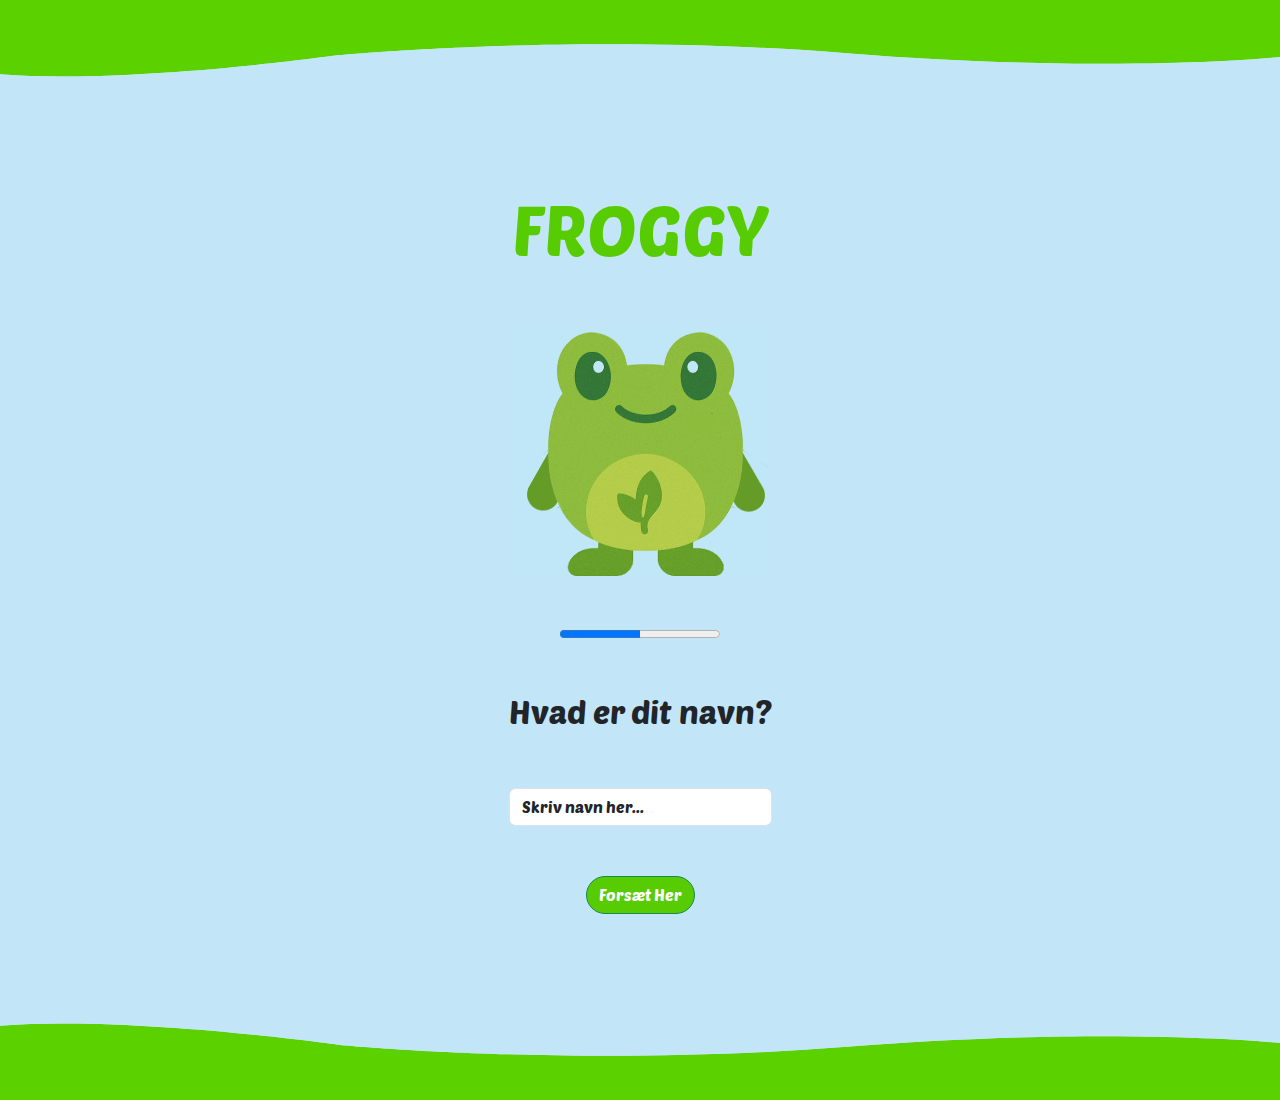
<file: registre2.html>
<!DOCTYPE html>
<html lang="en">

<head>
    <meta charset="UTF-8">
    <meta name="viewport" content="width=device-width, initial-scale=1">
    <link href="https://cdn.jsdelivr.net/npm/bootstrap@5.3.3/dist/css/bootstrap.min.css" rel="stylesheet">
    <link rel="stylesheet" href="css/style.css">

    <!---font her --->
    <link rel="preconnect" href="https://fonts.googleapis.com">
    <link rel="preconnect" href="https://fonts.gstatic.com" crossorigin>
    <link href="https://fonts.googleapis.com/css2?family=Poetsen+One&display=swap" rel="stylesheet">

    <title>Froggy</title>
</head>
<body>
<Header>
    <!--- her skal jeg kun bruge ui modellering --->
    <!-- Top Wave -->
    <div class="wave-top">
        <svg viewBox="0 0 691 233" width="100%" height="100" preserveAspectRatio="none" xmlns="http://www.w3.org/2000/svg">
            <path d="M0 0H691V133C691 133 602 174 457 124C312 74 182 129 182 129C182 129 70 197 0 173V0Z" fill="#5cd100"/>
            <path d="M0 173C70 197 182 129 182 129C182 129 312 74 457 124C602 174 691 133 691 133V233H0V173Z" fill="#c2e6f8"/>
        </svg>
    </div>
</Header>


<main>
    <article>
        <h1>FROGGY</h1>
        <img src="billeder/frog.png" alt="frog">
        <progress id="file" max="100" value="50">50%</progress>
        <h2>Hvad er dit navn?</h2>
        <input class="form-control" type="text" value="Skriv navn her..." aria-label="Skriv Navn her..." readonly>
        <a href="registre3.html"><button type="button" class="btn btn-success color1 big-button">Forsæt Her</button></a>
    </article>

</main>


<footer>
    <!-- Bottom Wave -->
    <div class="wave-bottom">
        <svg viewBox="0 0 691 233" width="100%" height="100" preserveAspectRatio="none" style="transform: scaleY(-1);" xmlns="http://www.w3.org/2000/svg">
            <path d="M0 0H691V133C691 133 602 174 457 124C312 74 182 129 182 129C182 129 70 197 0 173V0Z" fill="#5cd100"/>
            <path d="M0 173C70 197 182 129 182 129C182 129 312 74 457 124C602 174 691 133 691 133V233H0V173Z" fill="#c2e6f8"/>
        </svg>
    </div>
</footer>
</body>
</html>
</file>
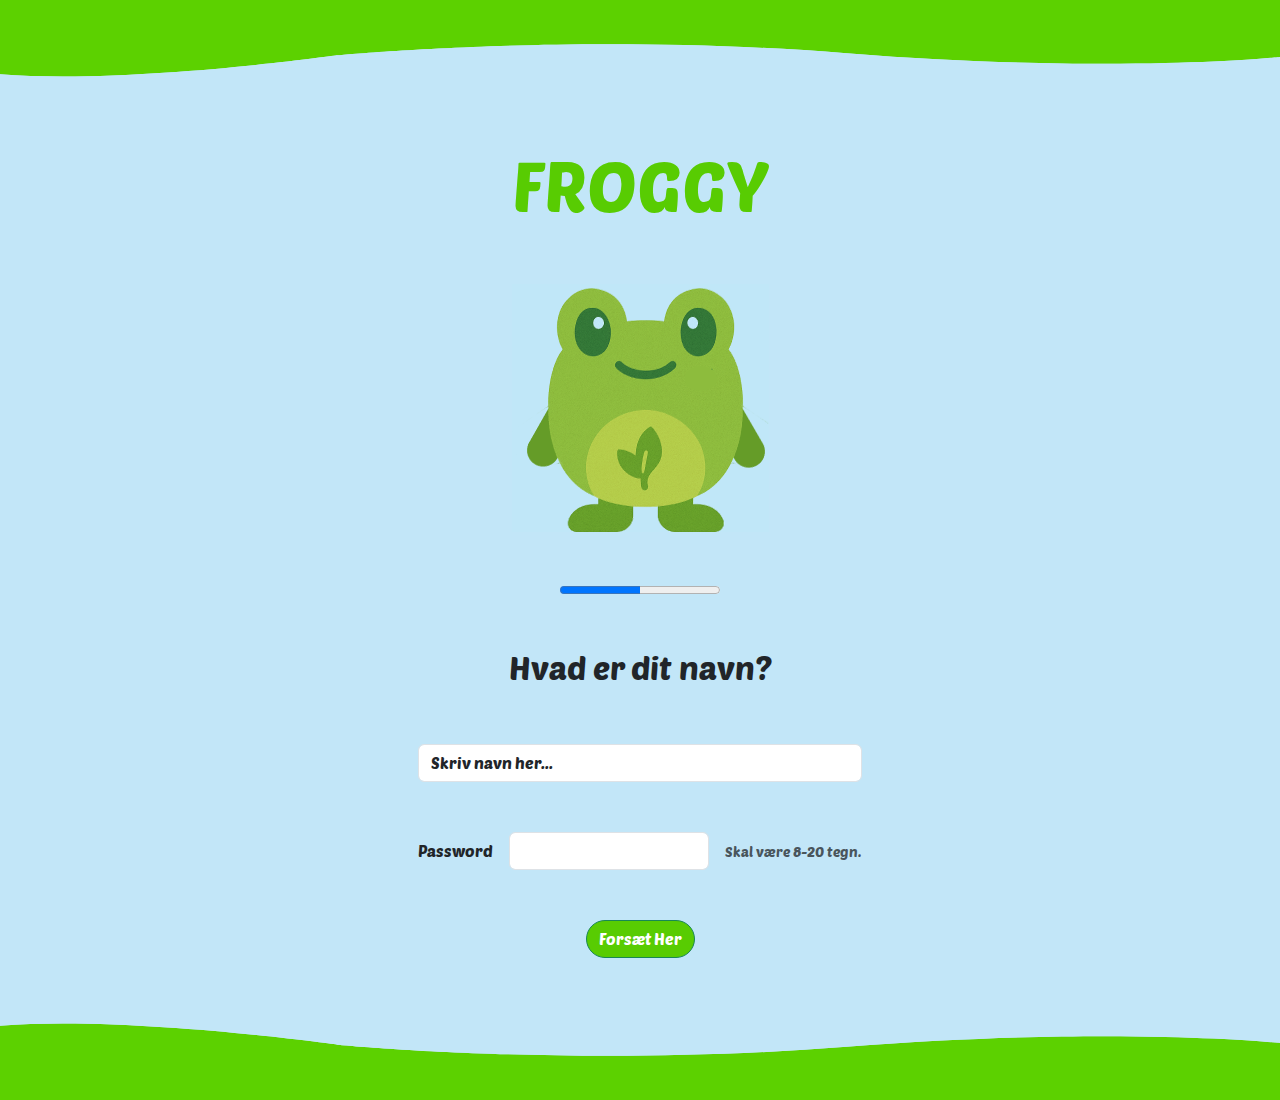
<file: registre3.html>
<!DOCTYPE html>
  <html lang="en">

  <head>
    <meta charset="UTF-8">
    <meta name="viewport" content="width=device-width, initial-scale=1">
    <link href="https://cdn.jsdelivr.net/npm/bootstrap@5.3.3/dist/css/bootstrap.min.css" rel="stylesheet">
    <link rel="stylesheet" href="css/style.css">

    <!---font her --->
    <link rel="preconnect" href="https://fonts.googleapis.com">
    <link rel="preconnect" href="https://fonts.gstatic.com" crossorigin>
    <link href="https://fonts.googleapis.com/css2?family=Poetsen+One&display=swap" rel="stylesheet">

    <title>Froggy</title>
  </head>
  <body>
  <Header>
    <!--- her skal jeg kun bruge ui modellering --->
    <!-- Top Wave -->
    <div class="wave-top">
      <svg viewBox="0 0 691 233" width="100%" height="100" preserveAspectRatio="none" xmlns="http://www.w3.org/2000/svg">
        <path d="M0 0H691V133C691 133 602 174 457 124C312 74 182 129 182 129C182 129 70 197 0 173V0Z" fill="#5cd100"/>
        <path d="M0 173C70 197 182 129 182 129C182 129 312 74 457 124C602 174 691 133 691 133V233H0V173Z" fill="#c2e6f8"/>
      </svg>
    </div>
  </Header>


  <main>
    <article>
      <h1>FROGGY</h1>
      <img src="billeder/frog.png" alt="frog">
      <progress id="file" max="100" value="50">50%</progress>
      <h2>Hvad er dit navn?</h2>
      <input class="form-control control2" type="text" value="Skriv navn her..." aria-label="Skriv Navn her..." readonly>
      <!-- password -->
      <div class="row g-3 align-items-center">
        <div class="col-auto">
          <label for="inputPassword6" class="col-form-label">Password</label>
        </div>
        <div class="col-auto">
          <input type="password" id="inputPassword6" class="form-control" aria-describedby="passwordHelpInline">
        </div>
        <div class="col-auto">
           <span id="passwordHelpInline" class="form-text">
                  Skal være 8-20 tegn.
           </span>
        </div>
      </div>
      <!-- password slut -->
      <button type="button" class="btn btn-success color1 big-button">Forsæt Her</button>
    </article>

  </main>


  <footer>
    <!-- Bottom Wave -->
    <div class="wave-bottom">
      <svg viewBox="0 0 691 233" width="100%" height="100" preserveAspectRatio="none" style="transform: scaleY(-1);" xmlns="http://www.w3.org/2000/svg">
        <path d="M0 0H691V133C691 133 602 174 457 124C312 74 182 129 182 129C182 129 70 197 0 173V0Z" fill="#5cd100"/>
        <path d="M0 173C70 197 182 129 182 129C182 129 312 74 457 124C602 174 691 133 691 133V233H0V173Z" fill="#c2e6f8"/>
      </svg>
    </div>
  </footer>
  </body>
  </html>
</file>
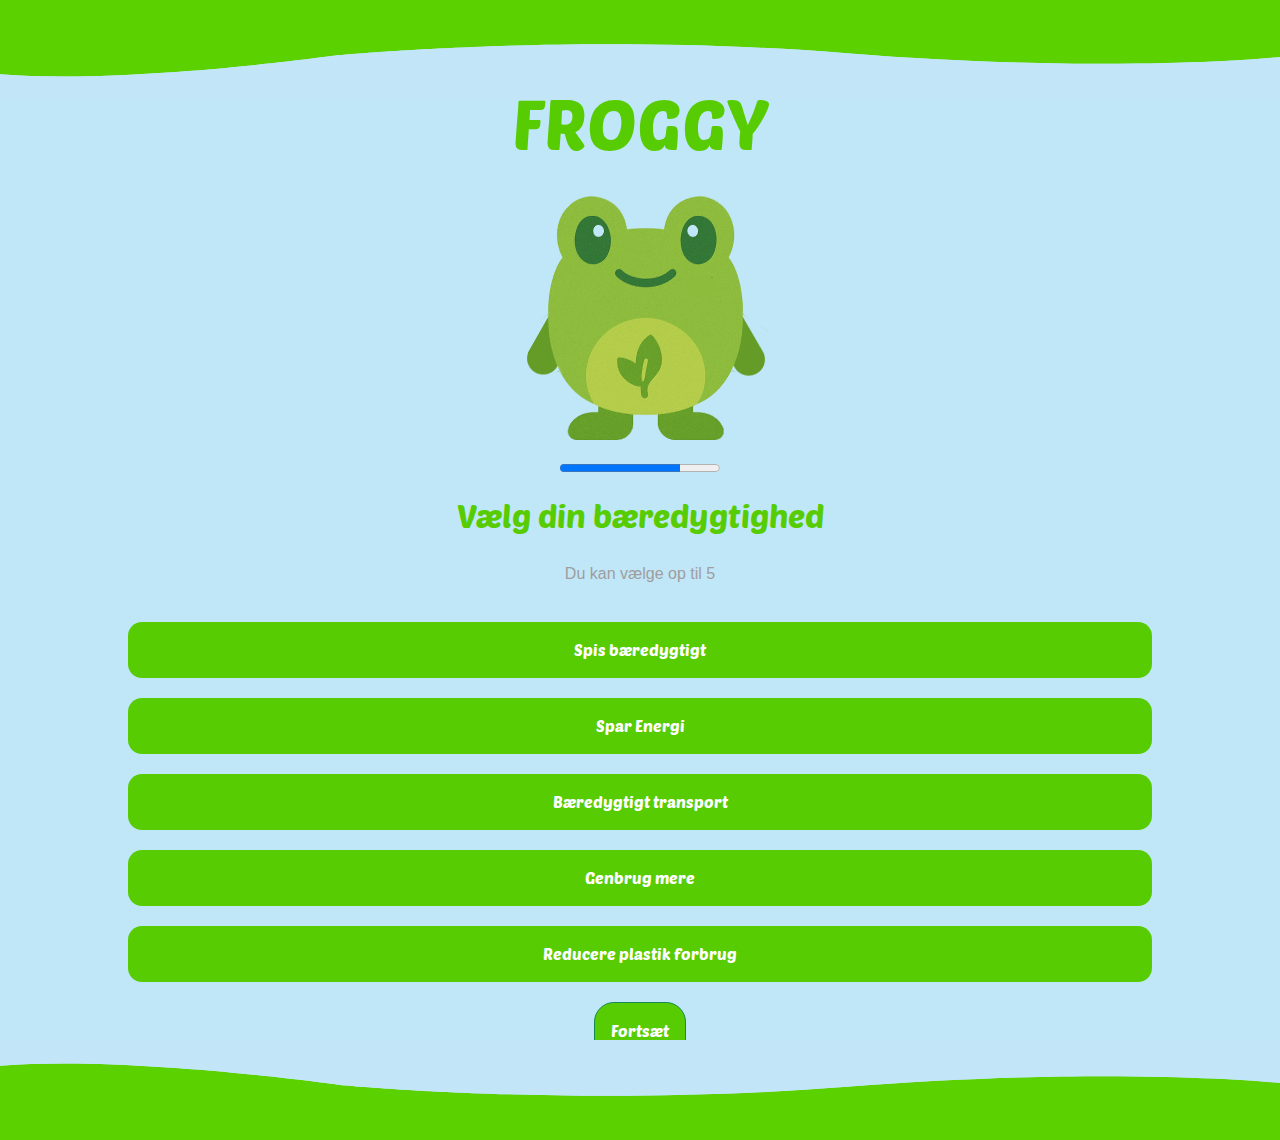
<file: Registre4.html>
<!DOCTYPE html>
<html lang="en">

<head>
    <meta charset="UTF-8">
    <meta name="viewport" content="width=device-width, initial-scale=1">
    <link href="https://cdn.jsdelivr.net/npm/bootstrap@5.3.3/dist/css/bootstrap.min.css" rel="stylesheet">
    <link rel="stylesheet" href="css/Style4.css">

    <!---font her --->
    <link rel="preconnect" href="https://fonts.googleapis.com">
    <link rel="preconnect" href="https://fonts.gstatic.com" crossorigin>
    <link href="https://fonts.googleapis.com/css2?family=Poetsen+One&display=swap" rel="stylesheet">

    <title>Froggy</title>
</head>
<body>
<Header>
    <!--- her skal jeg kun bruge ui modellering --->
    <!-- Top Wave -->
    <div class="wave-top">
        <svg viewBox="0 0 691 233" width="100%" height="100" preserveAspectRatio="none" xmlns="http://www.w3.org/2000/svg">
            <path d="M0 0H691V133C691 133 602 174 457 124C312 74 182 129 182 129C182 129 70 197 0 173V0Z" fill="#5cd100"/>
            <path d="M0 173C70 197 182 129 182 129C182 129 312 74 457 124C602 174 691 133 691 133V233H0V173Z" fill="#c2e6f8"/>
        </svg>
    </div>
</Header>


<main>
    <article>
        <h1>FROGGY</h1>
        <img src="billeder/frog.png" alt="frog">
        <progress id="file" max="100" value="75">75%</progress>
        <!-- option knapper valg af bæredygtighed -->
        <h2>Vælg din bæredygtighed</h2>
        <p>Du kan vælge op til 5</p>
            <label class="option fixes">
                <input type="checkbox" class="option-checkbox" />
                Spis bæredygtigt
            </label>
            <label class="option fixes">
                <input type="checkbox" class="option-checkbox" />
                Spar Energi
            </label>
            <label class="option fixes">
                <input type="checkbox" class="option-checkbox" />
                Bæredygtigt transport
            </label>
            <label class="option fixes">
                <input type="checkbox" class="option-checkbox" />
                Genbrug mere
            </label>
            <label class="option fixes">
                <input type="checkbox" class="option-checkbox" />
                Reducere plastik forbrug
            </label>
        <!-- sletter andet muligheden for nu
            <label class="option fixes">
                <input type="checkbox" class="option-checkbox" />
                andet
            </label> -->
        <!-- her skal der være mulighed for at skrive sin egen mulighed -->

        <!-- option knapper valg af bæredygtighed -->
        <a href="Registre5.html"><button type="button" class="btn btn-success color1 big-button">Fortsæt</button></a>
    </article>
</main>


<footer>
    <!-- Bottom Wave -->
    <div class="wave-bottom">
        <svg viewBox="0 0 691 233" width="100%" height="100" preserveAspectRatio="none" style="transform: scaleY(-1);" xmlns="http://www.w3.org/2000/svg">
            <path d="M0 0H691V133C691 133 602 174 457 124C312 74 182 129 182 129C182 129 70 197 0 173V0Z" fill="#5cd100"/>
            <path d="M0 173C70 197 182 129 182 129C182 129 312 74 457 124C602 174 691 133 691 133V233H0V173Z" fill="#c2e6f8"/>
        </svg>
    </div>
</footer>
<script>
    // Limit to 3 checked
    const checkboxes = document.querySelectorAll('.option-checkbox');
    checkboxes.forEach(cb => {
        cb.addEventListener('change', () => {
            const checkedCount = document.querySelectorAll('.option-checkbox:checked').length;
            if (checkedCount >= 5) {
                checkboxes.forEach(box => {
                    if (!box.checked) box.disabled = true;
                });
            } else {
                checkboxes.forEach(box => box.disabled = false);
            }
        });
    });
</script>
</body>
</html>
</file>
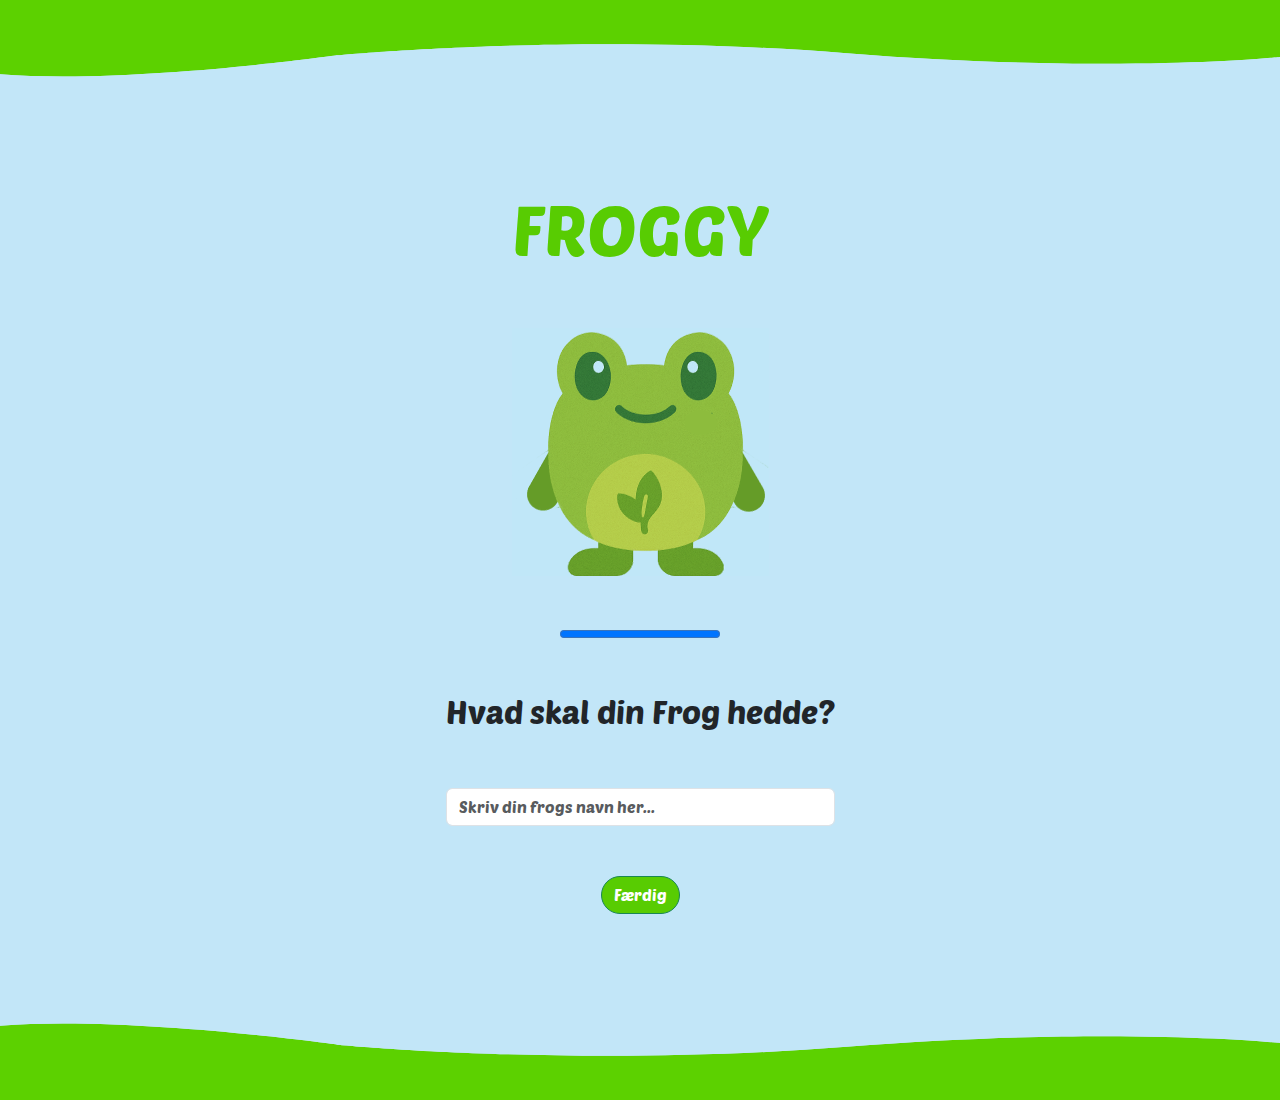
<file: Registre5.html>
<!DOCTYPE html>
<html lang="en">

<head>
    <meta charset="UTF-8">
    <meta name="viewport" content="width=device-width, initial-scale=1">
    <link href="https://cdn.jsdelivr.net/npm/bootstrap@5.3.3/dist/css/bootstrap.min.css" rel="stylesheet">
    <link rel="stylesheet" href="css/style.css">

    <!---font her --->
    <link rel="preconnect" href="https://fonts.googleapis.com">
    <link rel="preconnect" href="https://fonts.gstatic.com" crossorigin>
    <link href="https://fonts.googleapis.com/css2?family=Poetsen+One&display=swap" rel="stylesheet">

    <title>Froggy</title>
</head>
<body>
<Header>
    <!--- her skal jeg kun bruge ui modellering --->
    <!-- Top Wave -->
    <div class="wave-top">
        <svg viewBox="0 0 691 233" width="100%" height="100" preserveAspectRatio="none" xmlns="http://www.w3.org/2000/svg">
            <path d="M0 0H691V133C691 133 602 174 457 124C312 74 182 129 182 129C182 129 70 197 0 173V0Z" fill="#5cd100"/>
            <path d="M0 173C70 197 182 129 182 129C182 129 312 74 457 124C602 174 691 133 691 133V233H0V173Z" fill="#c2e6f8"/>
        </svg>
    </div>
</Header>


<main>
    <article>
        <h1>FROGGY</h1>
        <img src="billeder/frog.png" alt="frog">
        <progress id="file" max="100" value="100">100%</progress>
        <h2>Hvad skal din Frog hedde?</h2>
        <input class="form-control control2" type="text" placeholder="Skriv din frogs navn her..." aria-label="Skriv din frogs navn her...">
        <a href="Udfordringer.html"><button type="button" class="btn btn-success color1 big-button">Færdig</button></a>
    </article>

</main>


<footer>
    <!-- Bottom Wave -->
    <div class="wave-bottom">
        <svg viewBox="0 0 691 233" width="100%" height="100" preserveAspectRatio="none" style="transform: scaleY(-1);" xmlns="http://www.w3.org/2000/svg">
            <path d="M0 0H691V133C691 133 602 174 457 124C312 74 182 129 182 129C182 129 70 197 0 173V0Z" fill="#5cd100"/>
            <path d="M0 173C70 197 182 129 182 129C182 129 312 74 457 124C602 174 691 133 691 133V233H0V173Z" fill="#c2e6f8"/>
        </svg>
    </div>
</footer>
</body>
</html>
</file>
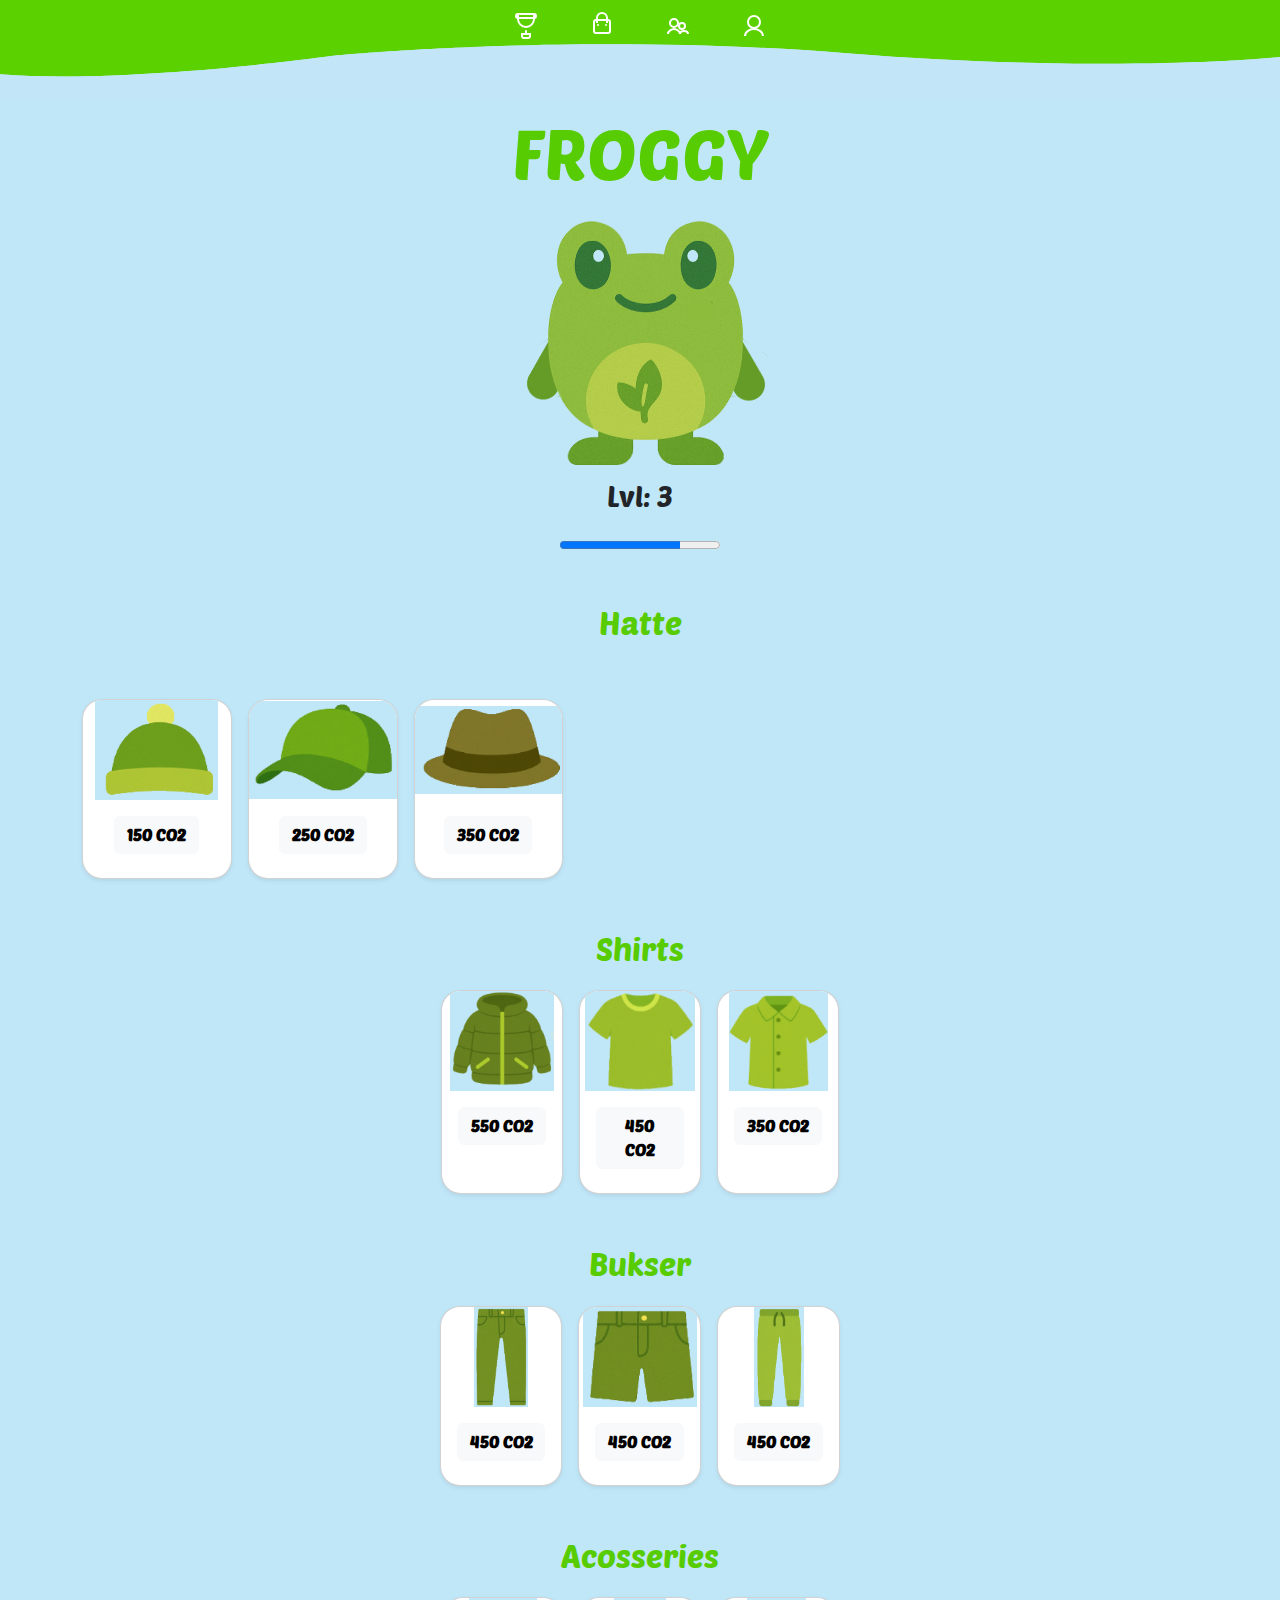
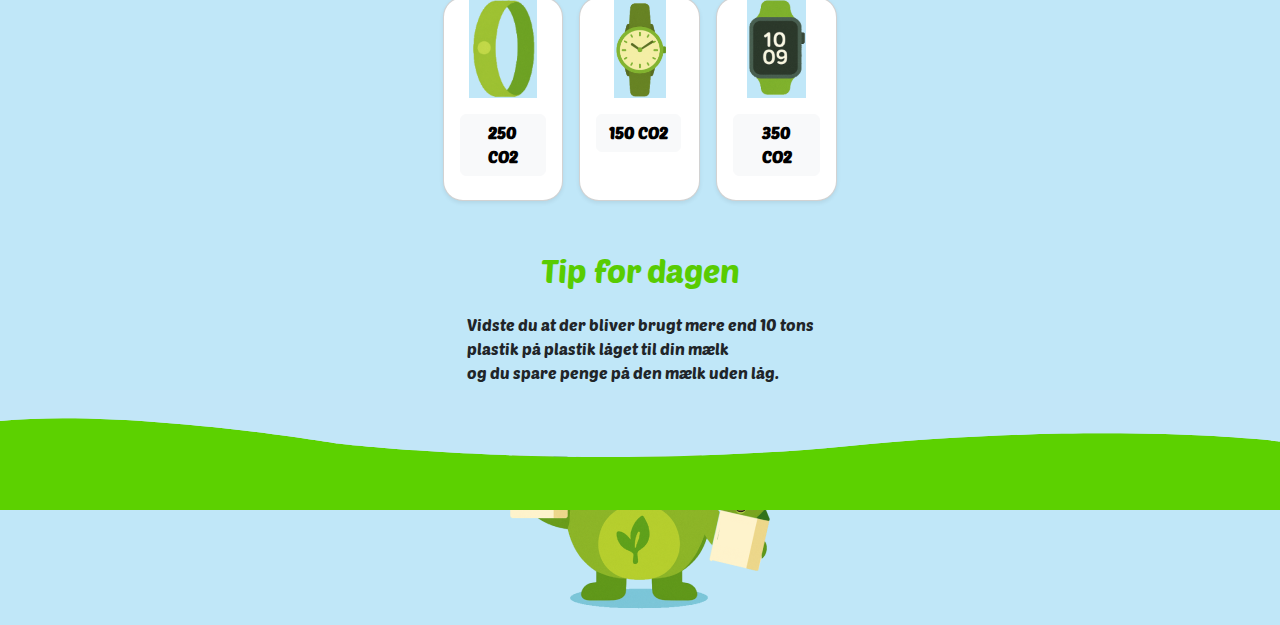
<file: Shop.html>
<!DOCTYPE html>
<html lang="en">

<head>
    <meta charset="UTF-8">
    <meta name="viewport" content="width=device-width, initial-scale=1">
    <link href="https://cdn.jsdelivr.net/npm/bootstrap@5.3.3/dist/css/bootstrap.min.css" rel="stylesheet">
    <link rel="stylesheet" href="css/Style7.css">

    <!---font her --->
    <link rel="preconnect" href="https://fonts.googleapis.com">
    <link rel="preconnect" href="https://fonts.gstatic.com" crossorigin>
    <link href="https://fonts.googleapis.com/css2?family=Poetsen+One&display=swap" rel="stylesheet">

    <title>Froggy</title>
</head>
<body>
<Header>
    <!--- her skal jeg kun bruge ui modellering --->
    <!-- Top Wave -->
    <div class="top-menu">
        <a href="Udfordringer.html"><button class="menu-btn" title="Challenges"><svg width="32" height="32" viewBox="0 0 32 32" fill="none" xmlns="http://www.w3.org/2000/svg">
            <g>
                <path d="M8 5v5a8 8 0 008 8 8 8 0 008-8V5" stroke="white" stroke-width="2" fill="none"/>
                <rect x="6" y="5" width="20" height="4" rx="2" stroke="white" stroke-width="2" fill="none"/>
                <path d="M12 25h8v2a2 2 0 01-2 2h-4a2 2 0 01-2-2v-2z" stroke="white" stroke-width="2" fill="none"/>
                <path d="M16 22v3" stroke="white" stroke-width="2" stroke-linecap="round"/>
            </g>
        </svg></button></a>

        <button class="menu-btn" title="Shop"><svg width="32" height="32" viewBox="0 0 32 32" fill="none" xmlns="http://www.w3.org/2000/svg">
            <g>
                <rect x="8" y="11" width="16" height="13" rx="2" stroke="white" stroke-width="2" fill="none"/>
                <path d="M11 14V9a5 5 0 0110 0v5" stroke="white" stroke-width="2" fill="none"/>
                <circle cx="12" cy="16" r="1" fill="white"/>
                <circle cx="20" cy="16" r="1" fill="white"/>
            </g>
        </svg></button>

        <button class="menu-btn" title="Friends"><svg width="32" height="32" viewBox="0 0 32 32" fill="none" xmlns="http://www.w3.org/2000/svg">
            <g>
                <circle cx="12" cy="14" r="4" stroke="white" stroke-width="2" fill="none"/>
                <circle cx="20" cy="17" r="3" stroke="white" stroke-width="2" fill="none"/>
                <path d="M6 25c0-3 4-5 6-5s6 2 6 5" stroke="white" stroke-width="2" fill="none"/>
                <path d="M18 25c0-2 2-3 4-3s4 1 4 3" stroke="white" stroke-width="2" fill="none"/>
            </g>
        </svg></button>

        <button class="menu-btn" title="Profile"><svg width="32" height="32" viewBox="0 0 32 32" fill="none" xmlns="http://www.w3.org/2000/svg">
            <g>
                <circle cx="16" cy="13" r="6" stroke="white" stroke-width="2" fill="none"/>
                <path d="M7 27c0-5 6-7 9-7s9 2 9 7" stroke="white" stroke-width="2" fill="none"/>
            </g>
        </svg></button>
    </div>
    <div class="wave-top">
        <svg viewBox="0 0 691 233" width="100%" height="100" preserveAspectRatio="none" xmlns="http://www.w3.org/2000/svg">
            <path d="M0 0H691V133C691 133 602 174 457 124C312 74 182 129 182 129C182 129 70 197 0 173V0Z" fill="#5cd100"/>
            <path d="M0 173C70 197 182 129 182 129C182 129 312 74 457 124C602 174 691 133 691 133V233H0V173Z" fill="#c2e6f8"/>
        </svg>
    </div>
</Header>


<main>
    <article>
        <h1>FROGGY</h1>
        <img src="billeder/frog.png" alt="frog">
        <h3>Lvl: 3</h3>
        <progress id="file" max="100" value="75">75%</progress> <!-- denne skal dov være baseret på data til at automatisk opdatere ved udfordring klaret -->
    </article>


        <h2>Hatte</h2>


        <!-- Cards for Januar -->
        <section class="container card-group padd1">

            <!-- hatte -->
            <article>

                <div class="row g-3">

                    <!-- Card 1 -->
                    <div class="col-4">
                            <div class="card custom-card shadow-sm">
                                <img src="billeder/hat1.png" class="card-img-top" alt="...">
                                <div class="card-body">
                                    <h2 class="btn btn-light mb-2 fw-bold">150 CO2</h2>
                                </div>
                            </div>
                    </div>


                    <!-- Card 3 -->
                    <div class="col-4">
                            <div class="card custom-card shadow-sm">
                                <img src="billeder/hat2.png" class="card-img-top" alt="...">
                                <div class="card-body">
                                    <h2 class="btn btn-light mb-2 fw-bold">250 CO2</h2>
                                </div>
                            </div>
                    </div>
                    <!-- Card 2 -->
                    <div class="col-4">
                            <div class="card custom-card shadow-sm">
                                <img src="billeder/hat3.png" class="card-img-top" alt="...">
                                <div class="card-body">
                                    <h2 class="btn btn-light mb-2 fw-bold">350 CO2</h2>
                                </div>
                            </div>
                    </div>

                </div>
            </article>
        </section>

    <!-- bluser/top-tøj -->
    <article>

        <h2>Shirts</h2>

        <div class="row g-3">

            <!-- Card 1 -->
            <div class="col-4">
                <div class="card custom-card shadow-sm">
                    <img src="billeder/jakke1.png" class="card-img-top" alt="...">
                    <div class="card-body">
                        <h2 class="btn btn-light mb-2 fw-bold">550 CO2</h2>
                    </div>
                </div>
            </div>


            <!-- Card 3 -->
            <div class="col-4">
                <div class="card custom-card shadow-sm">
                    <img src="billeder/shirt2.png" class="card-img-top" alt="...">
                    <div class="card-body">
                        <h2 class="btn btn-light mb-2 fw-bold">450 CO2</h2>
                    </div>
                </div>
            </div>
            <!-- Card 2 -->
            <div class="col-4">
                <div class="card custom-card shadow-sm">
                    <img src="billeder/skjorte2.png" class="card-img-top" alt="...">
                    <div class="card-body">
                        <h2 class="btn btn-light mb-2 fw-bold">350 CO2</h2>
                    </div>
                </div>
            </div>

        </div>
    </article>

    <!-- bukser -->
    <article>
        <h2>Bukser</h2>

        <div class="row g-3">

            <!-- Card 1 -->
            <div class="col-4">
                <div class="card custom-card shadow-sm">
                    <img src="billeder/bukser1.png" class="card-img-top" alt="...">
                    <div class="card-body">
                        <h2 class="btn btn-light mb-2 fw-bold">450 CO2</h2>
                    </div>
                </div>
            </div>


            <!-- Card 3 -->
            <div class="col-4">
                <div class="card custom-card shadow-sm">
                    <img src="billeder/bukser2.png" class="card-img-top" alt="...">
                    <div class="card-body">
                        <h2 class="btn btn-light mb-2 fw-bold">450 CO2</h2>
                    </div>
                </div>
            </div>
            <!-- Card 2 -->
            <div class="col-4">
                <div class="card custom-card shadow-sm">
                    <img src="billeder/bukser3.png" class="card-img-top" alt="...">
                    <div class="card-body">
                        <h2 class="btn btn-light mb-2 fw-bold">450 CO2</h2>
                    </div>
                </div>
            </div>

        </div>
    </article>

    <!-- Armklædning -->
    <article>
        <h2>Acosseries</h2>

        <div class="row g-3">

            <!-- Card 1 -->
            <div class="col-4">
                <div class="card custom-card shadow-sm">
                    <img src="billeder/armbånd2.png" class="card-img-top" alt="...">
                    <div class="card-body">
                        <h2 class="btn btn-light mb-2 fw-bold">250 CO2</h2>
                    </div>
                </div>
            </div>


            <!-- Card 3 -->
            <div class="col-4">
                <div class="card custom-card shadow-sm">
                    <img src="billeder/armbåndsur.png" class="card-img-top" alt="...">
                    <div class="card-body">
                        <h2 class="btn btn-light mb-2 fw-bold">150 CO2</h2>
                    </div>
                </div>
            </div>
            <!-- Card 2 -->
            <div class="col-4">
                <div class="card custom-card shadow-sm">
                    <img src="billeder/armbåndtekno.png" class="card-img-top" alt="...">
                    <div class="card-body">
                        <h2 class="btn btn-light mb-2 fw-bold">350 CO2</h2>
                    </div>
                </div>
            </div>

        </div>
    </article>

    <article>
        <h2>Tip for dagen</h2>
        <figurcaption>
            Vidste du at der bliver brugt mere end 10 tons<br>
            plastik på plastik låget til din mælk <br> og du spare penge på den mælk uden låg.
        </figurcaption>
        <img src="billeder/frogmilk.png" alt="milk">
    </article>
</main>

<footer>
    <!-- Bottom Wave -->
    <div class="wave-bottom">
        <svg viewBox="0 0 691 233" width="100%" height="120px" preserveAspectRatio="none" style="transform: scaleY(-1);" xmlns="http://www.w3.org/2000/svg">
            <path d="M0 0H691V133C691 133 602 174 457 124C312 74 182 129 182 129C182 129 70 197 0 173V0Z" fill="#5cd100"/>
            <path d="M0 173C70 197 182 129 182 129C182 129 312 74 457 124C602 174 691 133 691 133V233H0V173Z" fill="#c2e6f8"/>
        </svg>
    </div>
</footer>
</body>
</html>
</file>
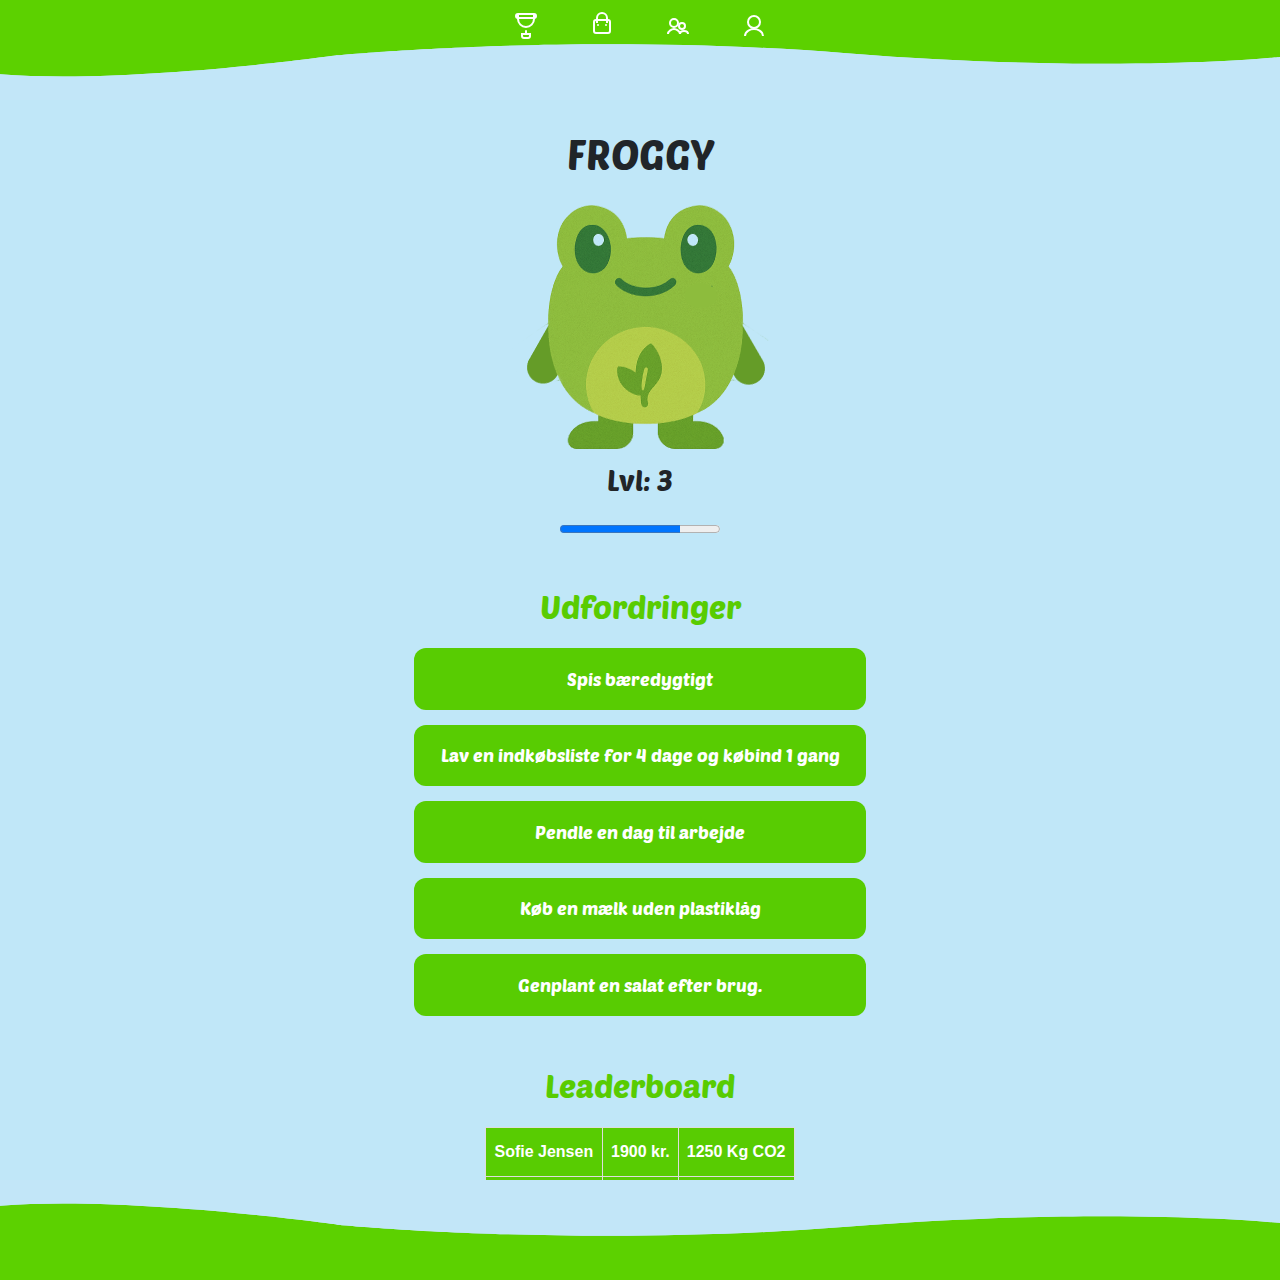
<file: Udfordringer.html>
<!DOCTYPE html>
<html lang="en">

<head>
  <meta charset="UTF-8">
  <meta name="viewport" content="width=device-width, initial-scale=1">
  <link href="https://cdn.jsdelivr.net/npm/bootstrap@5.3.3/dist/css/bootstrap.min.css" rel="stylesheet">
  <link rel="stylesheet" href="css/Style6.css">

  <!---font her --->
  <link rel="preconnect" href="https://fonts.googleapis.com">
  <link rel="preconnect" href="https://fonts.gstatic.com" crossorigin>
  <link href="https://fonts.googleapis.com/css2?family=Poetsen+One&display=swap" rel="stylesheet">

  <title>Froggy</title>
</head>
<body>
<Header>
  <!--- her skal jeg kun bruge ui modellering --->
  <!-- Top Wave -->
  <div class="top-menu">
    <a href="Udfordringer.html"><button class="menu-btn" title="Challenges"><svg width="32" height="32" viewBox="0 0 32 32" fill="none" xmlns="http://www.w3.org/2000/svg">
      <g>
        <path d="M8 5v5a8 8 0 008 8 8 8 0 008-8V5" stroke="white" stroke-width="2" fill="none"/>
        <rect x="6" y="5" width="20" height="4" rx="2" stroke="white" stroke-width="2" fill="none"/>
        <path d="M12 25h8v2a2 2 0 01-2 2h-4a2 2 0 01-2-2v-2z" stroke="white" stroke-width="2" fill="none"/>
        <path d="M16 22v3" stroke="white" stroke-width="2" stroke-linecap="round"/>
      </g>
    </svg></button></a>

    <a href="Shop.html"><button class="menu-btn" title="Shop"><svg width="32" height="32" viewBox="0 0 32 32" fill="none" xmlns="http://www.w3.org/2000/svg">
      <g>
        <rect x="8" y="11" width="16" height="13" rx="2" stroke="white" stroke-width="2" fill="none"/>
        <path d="M11 14V9a5 5 0 0110 0v5" stroke="white" stroke-width="2" fill="none"/>
        <circle cx="12" cy="16" r="1" fill="white"/>
        <circle cx="20" cy="16" r="1" fill="white"/>
      </g>
    </svg></button></a>

    <button class="menu-btn" title="Friends"><svg width="32" height="32" viewBox="0 0 32 32" fill="none" xmlns="http://www.w3.org/2000/svg">
      <g>
        <circle cx="12" cy="14" r="4" stroke="white" stroke-width="2" fill="none"/>
        <circle cx="20" cy="17" r="3" stroke="white" stroke-width="2" fill="none"/>
        <path d="M6 25c0-3 4-5 6-5s6 2 6 5" stroke="white" stroke-width="2" fill="none"/>
        <path d="M18 25c0-2 2-3 4-3s4 1 4 3" stroke="white" stroke-width="2" fill="none"/>
      </g>
    </svg></button>

    <button class="menu-btn" title="Profile"><svg width="32" height="32" viewBox="0 0 32 32" fill="none" xmlns="http://www.w3.org/2000/svg">
      <g>
        <circle cx="16" cy="13" r="6" stroke="white" stroke-width="2" fill="none"/>
        <path d="M7 27c0-5 6-7 9-7s9 2 9 7" stroke="white" stroke-width="2" fill="none"/>
      </g>
    </svg></button>
  </div>
  <div class="wave-top">
    <svg viewBox="0 0 691 233" width="100%" height="100" preserveAspectRatio="none" xmlns="http://www.w3.org/2000/svg">
      <path d="M0 0H691V133C691 133 602 174 457 124C312 74 182 129 182 129C182 129 70 197 0 173V0Z" fill="#5cd100"/>
      <path d="M0 173C70 197 182 129 182 129C182 129 312 74 457 124C602 174 691 133 691 133V233H0V173Z" fill="#c2e6f8"/>
    </svg>
  </div>
</Header>


<main>
  <article>
    <h1>FROGGY</h1>
    <img src="billeder/frog.png" alt="frog">
    <h3>Lvl: 3</h3>
    <progress id="file" max="100" value="75">75%</progress> <!-- denne skal dov være baseret på data til at automatisk opdatere ved udfordring klaret -->
  </article>
  <article>
    <h2>Udfordringer</h2>

    <label class="option fixes">
      <input type="checkbox" class="option-checkbox" />
      Spis bæredygtigt
    </label>
    <label class="option fixes">
      <input type="checkbox" class="option-checkbox" />
      Lav en indkøbsliste for 4 dage og købind 1 gang
    </label>
    <label class="option fixes">
      <input type="checkbox" class="option-checkbox" />
      Pendle en dag til arbejde
    </label>
    <label class="option fixes">
      <input type="checkbox" class="option-checkbox" />
      Køb en mælk uden plastiklåg
    </label>
    <label class="option fixes">
      <input type="checkbox" class="option-checkbox" />
      Genplant en salat efter brug.
    </label>
  </article>

  <article>
    <h2>Leaderboard</h2>

    <table id="customers">
      <tr>
        <th>Sofie Jensen</th>
        <th>1900 kr.</th>
        <th>1250 Kg CO2</th>
      </tr>

      <tr>
        <th>Mark Hansen</th>
        <th>950 kr.</th>
        <th>950 Kg CO2</th>
      </tr>
    </table>

  </article>

</main>
<script>
  // Limit to 3 checked
  const checkboxes = document.querySelectorAll('.option-checkbox');
  checkboxes.forEach(cb => {
    cb.addEventListener('change', () => {
      const checkedCount = document.querySelectorAll('.option-checkbox:checked').length;
      if (checkedCount >= 3) {
        checkboxes.forEach(box => {
          if (!box.checked) box.disabled = true;
        });
      } else {
        checkboxes.forEach(box => box.disabled = false);
      }
    });
  });
</script>

<footer>
  <!-- Bottom Wave -->
  <div class="wave-bottom">
    <svg viewBox="0 0 691 233" width="100%" height="100" preserveAspectRatio="none" style="transform: scaleY(-1);" xmlns="http://www.w3.org/2000/svg">
      <path d="M0 0H691V133C691 133 602 174 457 124C312 74 182 129 182 129C182 129 70 197 0 173V0Z" fill="#5cd100"/>
      <path d="M0 173C70 197 182 129 182 129C182 129 312 74 457 124C602 174 691 133 691 133V233H0V173Z" fill="#c2e6f8"/>
    </svg>
  </div>
</footer>
</body>
</html>
</file>
<file: css/style.css>
body{
    background-color: #C0E7F8;
    font-family: "Poetsen One", sans-serif;
    font-weight: 400;
    font-style: normal;
}

/** Main start **/

h1{
    Font-size: 70px;
    color: #58CC02;
}

main {
    display: flex;
    justify-content: center;
    align-items: center;
    height: 100vh; /* Full height of viewport */
}



.color1{
    background-color: #58CC02;
        border-radius: 20px; /** gør knappen rundere **/
}

article {
    display: flex;
    flex-direction: column;
    align-items: center;
    gap: 50px;
}

.big-button {
    font-size: 1rem;   /* makes the text bigger */
    padding: 0,5rem 1rem; /* increases button size */
}


/** modellering ui **/
.wave-top {
    position: absolute;
    top: 0;
    left: 0;
    width: 100%;
    z-index: 10;
}

.wave-bottom {
    position: absolute;
    bottom: 0;
    left: 0;
    width: 100%;
    z-index: 10;
}
body {
    background: #c2e6f8; /* Light blue as seen in the image */
    min-height: 100vh;
    position: relative;
    padding-top: 100px; /* adjust for wave height */
    padding-bottom: 100px; /* adjust for wave height */
}

/** modellering ui **/


.poetsen-one-regular {
    font-family: "Poetsen One", sans-serif;
    font-weight: 400;
    font-style: normal;
}
</file>
<file: css/Style4.css>
body{
    background-color: #C0E7F8;
    font-style: normal;
    font-family: "Poetsen One", sans-serif;
    font-weight: 400;
    min-height: 100vh;
    position: relative;
    padding-top: 120px; /* adjust for wave height */
    padding-bottom: 120px; /* adjust for wave height */
}

/** Main start **/

h1{
    Font-size: 70px;
    color: #58CC02;
}

h2{
    color: #58CC02;
}

p{
        color: #9f9d9d;
        font-family: "inter", sans-serif;
    font-size: 16px;
}


main {
    display: flex;
    justify-content: center;
    align-items: center;
    height: 100vh; /* Full height of viewport */
}



.color1{
    background-color: #58CC02;
    border-radius: 20px; /** gør knappen rundere **/
}


.form-control.control2{
    border-radius: 15px;
    border: 2px solid #58CC02;
    color: #333;
    font-size: 1.2rem;
    font-family: "Poetsen One", sans-serif;
    padding: 12px 20px;
}

input{
    color: #9f9d9d;
    font-family: "inter", sans-serif;
}
article {
    display: flex;
    flex-direction: column;
    align-items: center;
    gap: 20px;
    width: 80%;
    max-width: 100%;
}

.big-button {
    font-size: 1rem;   /* makes the text bigger */
    padding: 1rem 1rem; /* increases button size */
}


/** modellering ui **/
.wave-top {
    position: absolute;
    top: 0;
    left: 0;
    width: 100%;
    z-index: 10;
}

.wave-bottom {
    position: absolute;
    bottom: 0;
    left: 0;
    width: 100%;
    z-index: 10;
}

/** modellering ui **/


.poetsen-one-regular {
    font-family: "Poetsen One", sans-serif;
    font-weight: 400;
    font-style: normal;
}


/** option knapper bæredygtigheds valg **/


.option {
    background: #58CC02;
    color: #fff;
    padding: 1.2em 2em;
    border-radius: 14px;
    font-size: 1.2rem;
    cursor: pointer;
    user-select: none;
    transition: background 0.2s;
    width: 100%;
    text-align: center;
    position: relative;
}

.option input[type="checkbox"] {
    display: none;
}

/* Selected state: darker green */
.option input[type="checkbox"]:checked + span,
.option input[type="checkbox"]:checked ~ * {
    /* fallback if needed */
}
.option input[type="checkbox"]:checked ~ .option,
.option:has(input[type="checkbox"]:checked) {
    background: #3a8c01;
}

/* For browsers supporting :has */
.option:has(input[type="checkbox"]:checked) {
    background: #3a8c01;
}

/* Disabled state (when limit reached) */
.option input[type="checkbox"]:disabled + span,
.option input[type="checkbox"]:disabled ~ * {
    /* fallback if needed */
}
.option input[type="checkbox"]:disabled ~ .option,
.option:has(input[type="checkbox"]:disabled:not(:checked)) {
    opacity: 0.6;
    cursor: not-allowed;
}
.option:has(input[type="checkbox"]:disabled:not(:checked)) {
    opacity: 0.6;
    cursor: not-allowed;
}

.fixes{
    font-size: 1rem;   /* makes the text bigger */
    padding: 1rem 1rem; /* increases button size */
}



/** option knapper bæredygtigheds valg **/
</file>
<file: css/Style7.css>
body{
    background-color: #C0E7F8;
    font-style: normal;
    font-family: "Poetsen One", sans-serif;
    font-weight: 400;
    min-height: 100vh;
    position: relative;
    padding-top: 110px; /* adjust for wave height */
    padding-bottom: 1100px; /* afstand fra wave til main object */
}


/** Main start **/

h1{
    Font-size: 70px;
    color: #58CC02;
}

h2{
    color: #58CC02;
}

.form-control{
    color: #9f9d9d;
    font-family: "inter", sans-serif;
}




.color1{
    background-color: #58CC02;
    border-radius: 20px; /** gør knappen rundere **/
}

main{
    display: flex;
    flex-direction: column;
    align-items: center;
    height: 100vh; /* Full height of viewport */
    gap: 50px;
}

article{
    display: flex;
    flex-direction: column;
    align-items: center;
    gap: 15px;
}

.big-button {
    font-size: 1rem;   /* makes the text bigger */
    padding: 0,5rem 1rem; /* increases button size */
}


/** modellering ui **/
.wave-top {
    position: absolute;
    top: 0;
    left: 0;
    width: 100%;
    z-index: 10;
}

.wave-bottom {
    position: absolute;
    bottom: 0;
    left: 0;
    width: 100%;
    z-index: 10;
}

/** modellering ui **/


.poetsen-one-regular {
    font-family: "Poetsen One", sans-serif;
    font-weight: 400;
    font-style: normal;
}


/** Registre side3 password + mere **/

label {
    color: #58CC02;
    font-family: "Poetsen One", sans-serif;
    font-weight: 400;
    font-style: normal;
}


/** option knapper bæredygtigheds valg **/


.option {
    background: #58CC02;
    color: #fff;
    padding: 1.2em 2em;
    border-radius: 14px;
    font-size: 1.2rem;
    cursor: pointer;
    user-select: none;
    transition: background 0.2s;
    width: 100%;
    text-align: center;
    position: relative;
}

.option input[type="checkbox"] {
    display: none;
}

/* Selected state: darker green */
.option input[type="checkbox"]:checked + span,
.option input[type="checkbox"]:checked ~ * {
    /* fallback if needed */
}
.option input[type="checkbox"]:checked ~ .option,
.option:has(input[type="checkbox"]:checked) {
    background: #3a8c01;
}

/* For browsers supporting :has */
.option:has(input[type="checkbox"]:checked) {
    background: #3a8c01;
}

/* Disabled state (when limit reached) */
.option input[type="checkbox"]:disabled + span,
.option input[type="checkbox"]:disabled ~ * {
    /* fallback if needed */
}
.option input[type="checkbox"]:disabled ~ .option,
.option:has(input[type="checkbox"]:disabled:not(:checked)) {
    opacity: 0.6;
    cursor: not-allowed;
}
.option:has(input[type="checkbox"]:disabled:not(:checked)) {
    opacity: 0.6;
    cursor: not-allowed;
}

.fixes{
    font-size: 1rem;   /* makes the text bigger */
    padding: 1rem 1rem; /* increases button size */
}

.top-menu {
    position: absolute;
    top: 3px;            /* Adjust to fit above/inside the wave */
    left: 0;
    width: 100%;
    display: flex;
    justify-content: center;
    gap: 32px;
    z-index: 100;
}

.menu-btn {
    background: none;
    border: none;
    padding: 6px;
    cursor: pointer;
    display: flex;
    align-items: center;
    transition: background 0.2s, border-radius 0.2s;
    border-radius: 50%;
}

.menu-btn:active,
.menu-btn:focus {
    background: #3a8c01;
    outline: none;
}



/* Main Content */
.content {
    min-height: 400px;
    background-color: #ffffff;
    padding: 20px;
    border-radius: 5px;
    box-shadow: 1px 4px 6px rgba(0, 0, 0, 0.1);
}


figure{
    display: flex;
    justify-content: center;
    align-content: center;
}

.custom-card{
    border-radius: 20px;
    overflow: hidden;
    height: 100%;
    transition: transform 0.2s ease;
}

/** hover effect on click **/
.custom-card:hover {
    transform: scale(1.02);
}
/** hover effect on click **/

.card-img-top {
    height: 100px;
    object-fit: contain;
}
@media (max-width: 576px) {
/** background top of cards **/
    .card-img-top {
        height: 100px;
        background-color: #C0E7F8;
    }
/** background top of cards **/

    .card-body {
        padding: 0.75rem;
    }


    .btn {
        font-size: 0.85rem;
        padding: 4px 10px;
    }

    .card-text {
        font-size: 0.8rem;
    }
}

.info-section {
    display: flex;
    justify-content: space-between;
    align-items: center;
    font-size: 0.875rem;
    margin-top: 10px;
}

.container {
    position: relative;
    text-align: center;
    color: white;
}

.buy-btn {
    background: #58CC02;
    color: #fff;
    border: none;
    padding: 0.7em 1.6em;
    border-radius: 10px;
    font-size: 1rem;
    cursor: pointer;
    transition: background 0.15s;
}

.buy-btn:hover, .buy-btn:focus {
    background: #3a8c01;
}

#co2-saldo {
    margin-bottom: 22px;
    font-size: 1.2rem;
    color: #207c00;
    font-weight: bold;
}
</file>
<file: css/Style6.css>
body{
    background-color: #C0E7F8;
    font-style: normal;
    font-family: "Poetsen One", sans-serif;
    font-weight: 400;
    min-height: 100vh;
    position: relative;
    padding-top: 130px; /* adjust for wave height */
    padding-bottom: 250px; /* adjust for wave height */
}
}

/** Main start **/

h1{
    Font-size: 70px;
    color: #58CC02;
}

h2{
    color: #58CC02;
}

.form-control{
    color: #9f9d9d;
    font-family: "inter", sans-serif;
}

.form-control.control2{
    border-radius: 15px;
    border: 2px solid #58CC02;
    color: #333;
    font-size: 1.2rem;
    font-family: "Poetsen One", sans-serif;
    padding: 12px 20px;
}



input{
    color: #9f9d9d;
    font-family: "inter", sans-serif;
}




.color1{
    background-color: #58CC02;
    border-radius: 20px; /** gør knappen rundere **/
}

main{
    display: flex;
    flex-direction: column;
    align-items: center;
    height: 100vh; /* Full height of viewport */
    gap: 50px;
}

article{
    display: flex;
    flex-direction: column;
    align-items: center;
    gap: 15px;
}

.big-button {
    font-size: 1rem;   /* makes the text bigger */
    padding: 0,5rem 1rem; /* increases button size */
}


/** modellering ui **/
.wave-top {
    position: absolute;
    top: 0;
    left: 0;
    width: 100%;
    z-index: 10;
}

.wave-bottom {
    position: absolute;
    bottom: 0;
    left: 0;
    width: 100%;
    z-index: 10;
}

/** modellering ui **/


.poetsen-one-regular {
    font-family: "Poetsen One", sans-serif;
    font-weight: 400;
    font-style: normal;
}


/** Registre side3 password + mere **/

label {
    color: #58CC02;
    font-family: "Poetsen One", sans-serif;
    font-weight: 400;
    font-style: normal;
}


/** option knapper bæredygtigheds valg **/


.option {
    background: #58CC02;
    color: #fff;
    padding: 1.2em 2em;
    border-radius: 14px;
    font-size: 1.2rem;
    cursor: pointer;
    user-select: none;
    transition: background 0.2s;
    width: 100%;
    text-align: center;
    position: relative;
}

.option input[type="checkbox"] {
    display: none;
}

/* Selected state: darker green */
.option input[type="checkbox"]:checked + span,
.option input[type="checkbox"]:checked ~ * {
    /* fallback if needed */
}
.option input[type="checkbox"]:checked ~ .option,
.option:has(input[type="checkbox"]:checked) {
    background: #3a8c01;
}

/* For browsers supporting :has */
.option:has(input[type="checkbox"]:checked) {
    background: #3a8c01;
}

/* Disabled state (when limit reached) */
.option input[type="checkbox"]:disabled + span,
.option input[type="checkbox"]:disabled ~ * {
    /* fallback if needed */
}
.option input[type="checkbox"]:disabled ~ .option,
.option:has(input[type="checkbox"]:disabled:not(:checked)) {
    opacity: 0.6;
    cursor: not-allowed;
}
.option:has(input[type="checkbox"]:disabled:not(:checked)) {
    opacity: 0.6;
    cursor: not-allowed;
}

.fixes{
    font-size: 1rem;   /* makes the text bigger */
    padding: 1rem 1rem; /* increases button size */
}

.top-menu {
    position: absolute;
    top: 3px;            /* Adjust to fit above/inside the wave */
    left: 0;
    width: 100%;
    display: flex;
    justify-content: center;
    gap: 32px;
    z-index: 100;
}

.menu-btn {
    background: none;
    border: none;
    padding: 6px;
    cursor: pointer;
    display: flex;
    align-items: center;
    transition: background 0.2s, border-radius 0.2s;
    border-radius: 50%;
}

.menu-btn:active,
.menu-btn:focus {
    background: rgba(255,255,255,0.15);
    outline: none;
}


/** leaderboard css **/

#customers {
    font-family: Arial, Helvetica, sans-serif;
    border-collapse: collapse;
    width: 100%;
}

#customers td, #customers th {
    border: 1px solid #ddd;
    padding: 8px;
}

#customers tr:nth-child(even){background-color: #ffffff;}

#customers tr:hover {background-color: #C0E7F8;}

#customers th {
    padding-top: 12px;
    padding-bottom: 12px;
    text-align: left;
    background-color: #58CC02;
    color: #ffffff;
}

/** leaderboard css **/




/** udfordringer css med copilot **/

#co2-result {
    min-height: 32px;
    margin-bottom: 18px;
    font-size: 1.2rem;
    color: #207c00;
    text-align: center;
    font-weight: bold;
    transition: color 0.2s;
}

.options-container {
    display: flex;
    flex-direction: column;
    gap: 18px;
    width: 100%;
}

.option {
    background: #58CC02;
    color: #fff;
    padding: 1em 1.5em;
    border-radius: 12px;
    font-size: 1.1rem;
    border: none;
    cursor: pointer;
    transition: background 0.18s;
    text-align: center;
    font-family: inherit;
}

.option:hover, .option:focus {
    background: #3a8c01;
    outline: none;
}

.co2-saved {
    animation: pop 0.4s;
}

@keyframes pop {
    0% { opacity: 0; transform: scale(0.8);}
    80% { opacity: 1; transform: scale(1.1);}
    100% { opacity: 1; transform: scale(1);}
}
/** udfordringer med copilot **/
</file>
